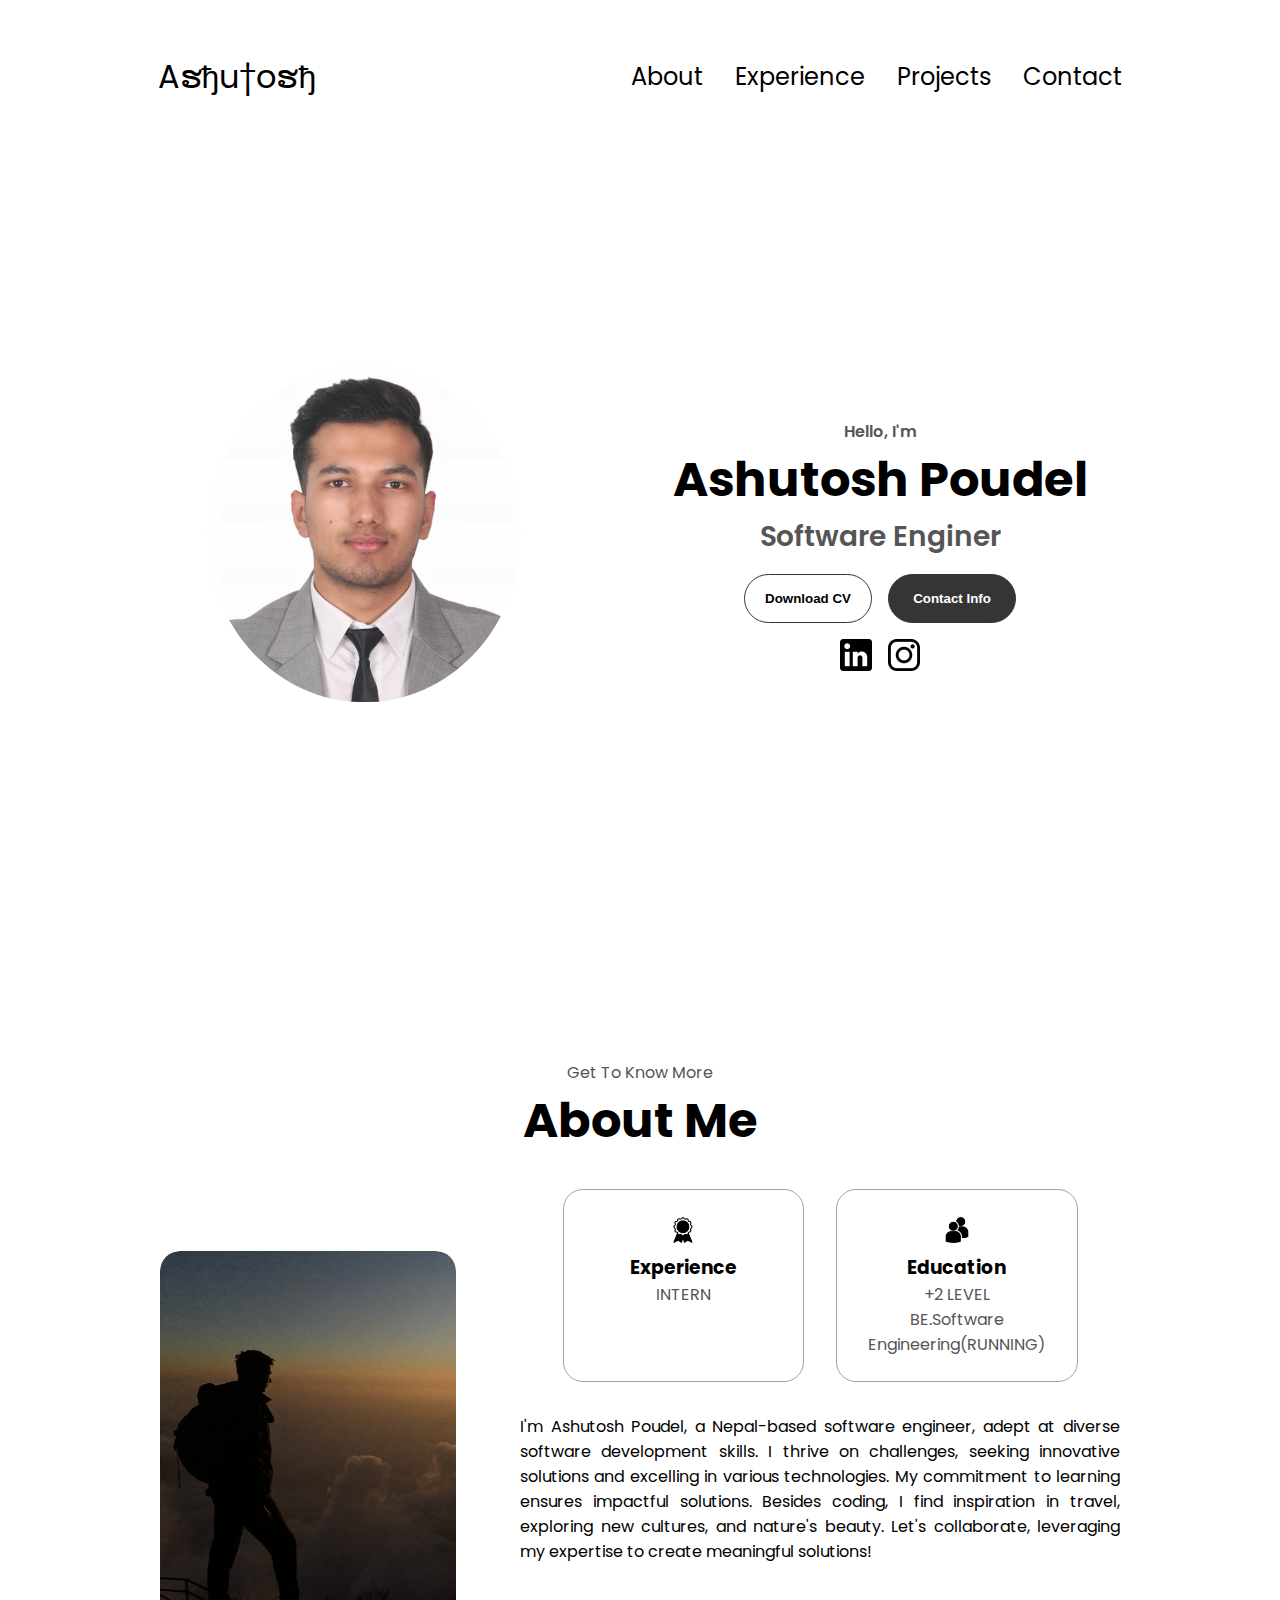
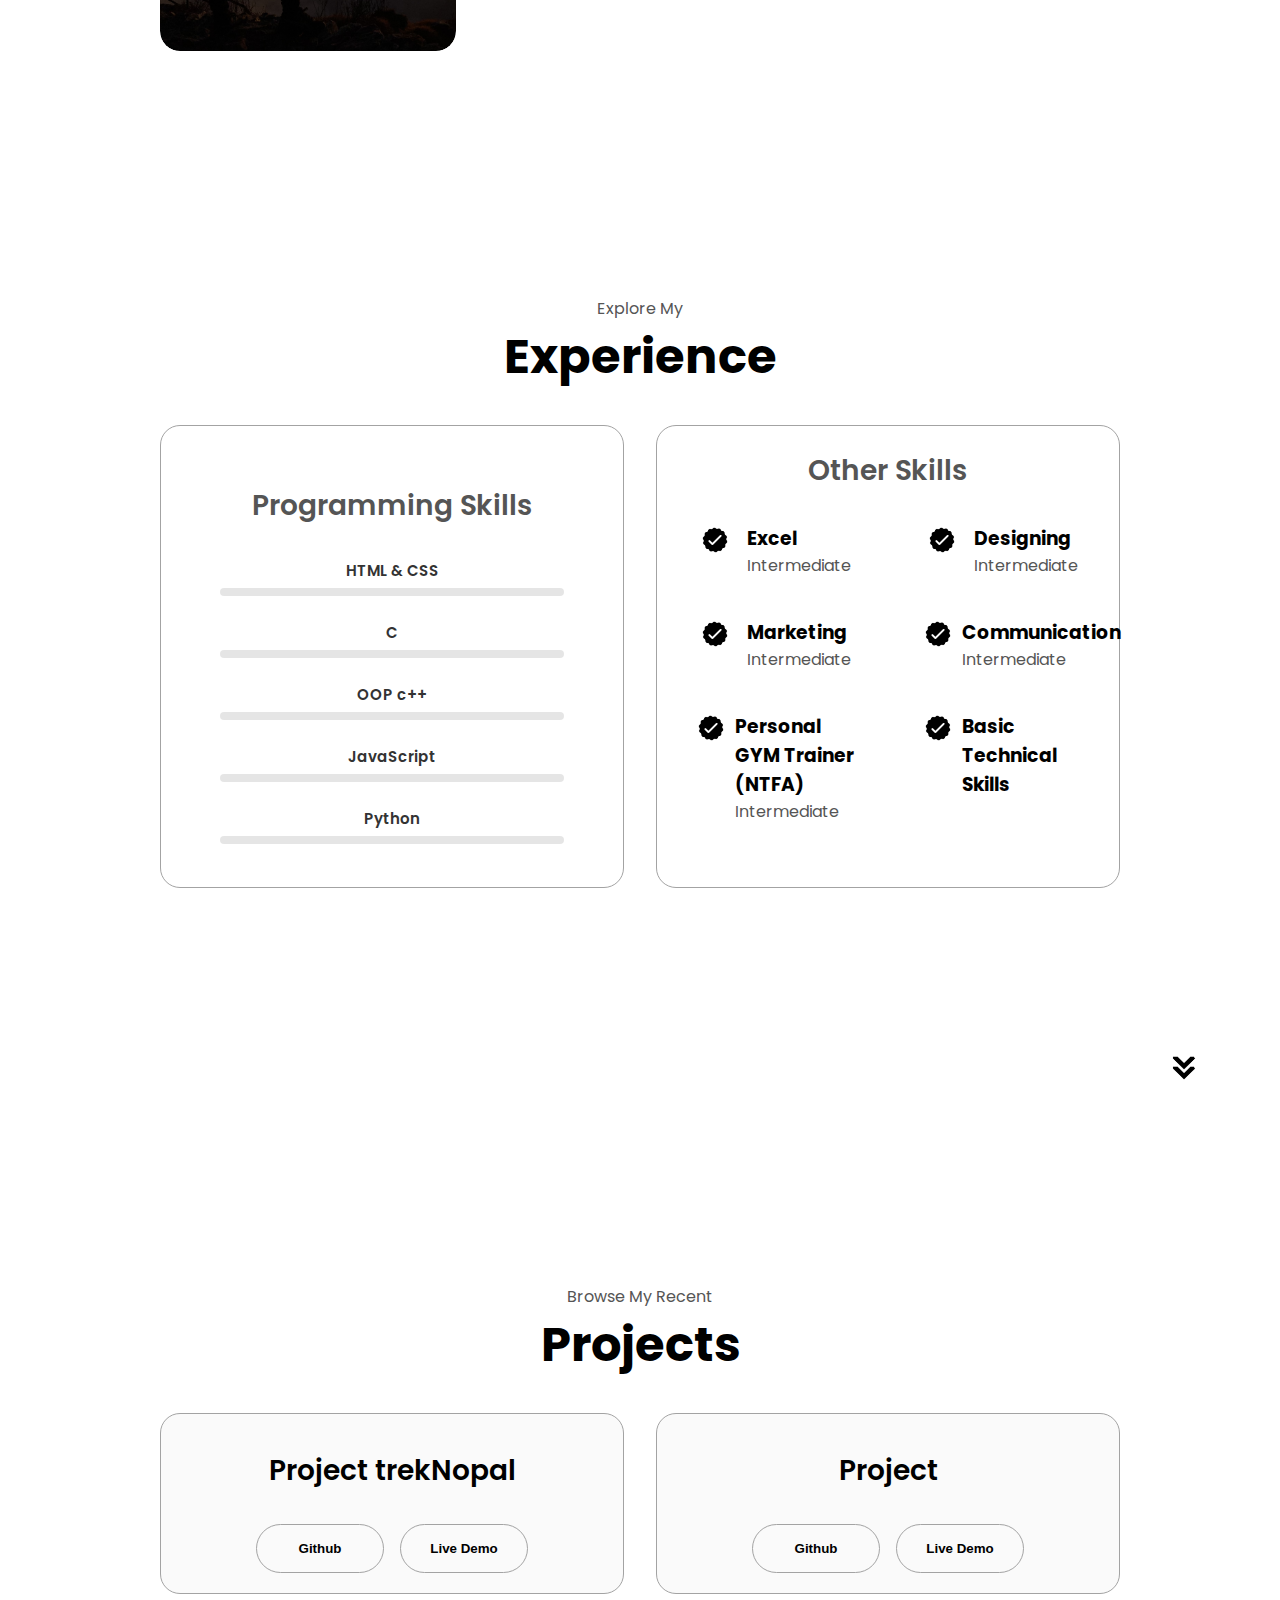
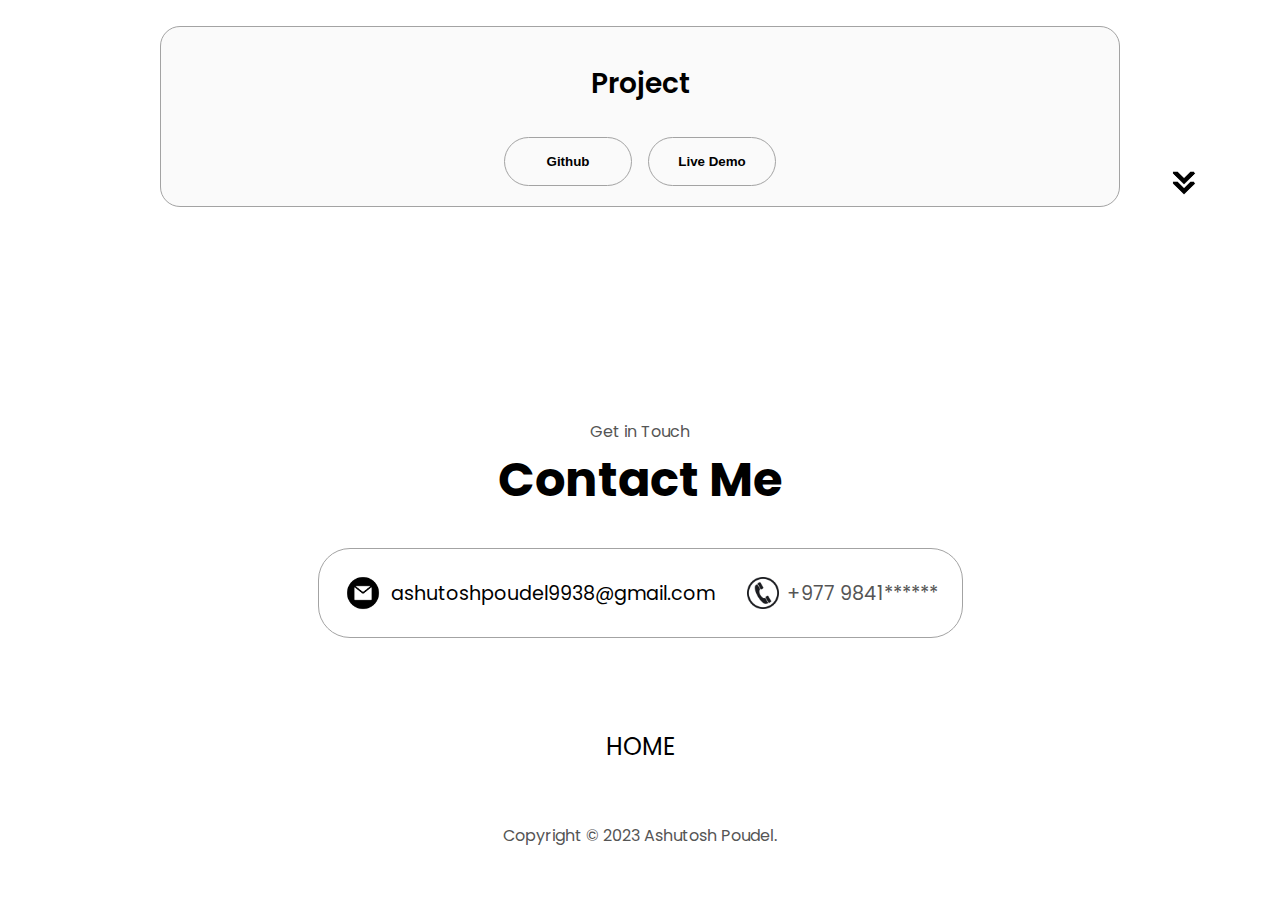
<file: index.html>
<!DOCTYPE html>
<html lang="en">
  <head>
    <meta charset="UTF-8" />
    <meta http-equiv="X-UA-Compatible" content="IE=edge" />
    <meta name="viewport" content="width=device-width, initial-scale=1.0" />
    <title>My Portfolio</title>
    <link rel="stylesheet" href="style.css" />
    <link rel="stylesheet" href="mediaqueqies.css" />
  </head>
  <body>
    <nav id="C">
      <div class="logo">Aຮђu†oຮђ</div>
      <div>
        <ul class="nav-links">
          <li><a href="#about">About</a></li>
          <li><a href="#experience">Experience</a></li>
          <li><a href="#projects">Projects</a></li>
          <li><a href="#contact">Contact</a></li>
        </ul>
      </div>
    </nav>
    <nav id="hamburger-nav">
      <div class="logo">Aຮђu†oຮђ</div>
      <div class="hamburger-menu">
        <div class="hamburger-icon" onclick="toggleMenu()">
          <span></span>
          <span></span>
          <span></span>
        </div>
        <div class="menu-links">
          <li><a href="#about" onclick="toggleMenu()">About</a></li>
          <li><a href="#experience" onclick="toggleMenu()">Experience</a></li>
          <li><a href="#projects" onclick="toggleMenu()">Projects</a></li>
          <li><a href="#contact" onclick="toggleMenu()">Contact</a></li>
        </div>
      </div>
    </nav>
    <section id="profile">
      <div class="section__pic-container">
        <img src="images\profile-pic.png" alt=" profile picture" />
      </div>
      <div class="section__text">
        <p class="section__text__p1">Hello, I'm </p>
        <h1 class="title">Ashutosh Poudel</h1>
        <p class="section__text__p2">Software Enginer</p>
        <div class="btn-container">
          <button
            class="btn btn-color-2"
            onclick="window.open('./images/AshutoshCV.pdf')"
          >
            Download CV
          </button>
          <button class="btn btn-color-1" onclick="location.href='./#contact'">
            Contact Info
          </button>
        </div>
        <div id="socials-container">
          <img
            src="images\linkedin-logo.png"
            alt="My LinkedIn profile"
            class="icon"
            onclick="location.href='https://www.linkedin.com/in/ashutosh-poudel-a61663281//'"
          />
          <img
            src="images\instagram-logo.png"
            alt="My Github profile"
            class="icon"
            onclick="location.href='https://www.instagram.com/ashutosh_poudel/?hl=en'"
          />
        </div>
      </div>
    </section>
    <section id="about">
      <p class="section__text__p1">Get To Know More</p>
      <h1 class="title">About Me</h1>
      <div class="section-container">
        <div class="section__pic-container">
          <img
            src="./images/about-pic.png"
            alt="Profile picture"
            class="about-pic"
          />
        </div>
        <div class="about-details-container">
          <div class="about-containers">
            <div class="details-container">
              <img
                src="images\experience.png"
                alt="Experience icon"
                class="icon"
              />
              <h3>Experience</h3>
              <p>INTERN</p>
            </div>
            <div class="details-container">
              <img
                src="images\education.png"
                alt="Education icon"
                class="icon"
              />
              <h3>Education</h3>
              <p> +2 LEVEL <br />BE.Software Engineering(RUNNING)</p>
            </div>
          </div>
          <div class="text-container">
            <p>
                
            </p>
            I'm Ashutosh Poudel, a Nepal-based software engineer, adept at diverse software development skills.
            I thrive on challenges, seeking innovative solutions and excelling in various technologies.
            My commitment to learning ensures impactful solutions. Besides coding, I find inspiration in travel, exploring new cultures,
            and nature's beauty. Let's collaborate, leveraging my expertise to create meaningful solutions!
          </div>
        </div>
      </div>
      <img
        src="./images/arrow.png"
        alt="Arrow icon"
        class="icon arrow"
        onclick="scrollToExprience()"
      />
    </section>
    <section id="experience">
      <p class="section__text__p1">Explore My</p>
      <h1 class="title">Experience</h1>
      <div class="experience-details-container">
        <div class="about-containers">
          <div class="details-container">
            <div class="container">
              <div class="skill-box">
                <h2 class="experience-sub-title">Programming Skills</h2>
                <span class="title">HTML & CSS</span>
                <div class="skill-bar">
                  <span class="skill-per html">
                    <span class="tooltip">85%</span>
                  </span>
                </div>
              </div>
              
              <div class="skill-box">
                <span class="title">C</span>
                
                <div class="skill-bar">
                  <span class="skill-per css">
                    <span class="tooltip">75%</span>
                  </span>
                </div>
              </div>
              
              <div class="skill-box">
                <span class="title">OOP c++</span>
                
                <div class="skill-bar">
                  <span class="skill-per js">
                    <span class="tooltip">65%</span>
                  </span>
                </div>
              </div>
              
              <div class="skill-box">
                <span class="title"> JavaScript</span>
                
                <div class="skill-bar">
                  <span class="skill-per node-js">
                    <span class="tooltip">80%</span>
                  </span>
                </div>
              </div>
              <div class="skill-box">
                <span class="title">Python</span>
                
                <div class="skill-bar">
                  <span class="skill-per python">
                    <span class="tooltip">20%</span>
                  </span>
                </div>
              </div>
             </div>
          </div>
          <div class="details-container">
            <h2 class="experience-sub-title">Other Skills</h2>
            <div class="article-container">
              <article>
                <img
                  src="./images/checkmark.png"
                  alt="Experience icon"
                  class="icon"
                />
                <div>
                  <h3>Excel</h3>
                  <p>Intermediate</p>
                </div>
              </article>
              <article>
                <img
                  src="./images/checkmark.png"
                  alt="Experience icon"
                  class="icon"
                />
                <div>
                  <h3>Designing</h3>
                  <p>Intermediate</p>
                </div>
              </article>
              <article>
                <img
                  src="./images/checkmark.png"
                  alt="Experience icon"
                  class="icon"
                />
                <div>
                  <h3>Marketing</h3>
                  <p>Intermediate</p>
                </div>
              </article>
              <article>
                <img
                  src="./images/checkmark.png"
                  alt="Experience icon"
                  class="icon"
                />
                <div>
                  <h3>Communication</h3>
                  <p>Intermediate</p>
                </div>
              </article>
              <article>
                <img
                  src="./images/checkmark.png"
                  alt="Experience icon"
                  class="icon"
                />
                <div>
                  <h3>Personal GYM Trainer (NTFA)</h3>
                  <p>Intermediate</p>
                </div>
              </article>
              <article>
                <img
                  src="./images/checkmark.png"
                  alt="Experience icon"
                  class="icon"
                />
                <div>
                  <h3>Basic Technical Skills</h3>
                </div>
              </article>     
            </div>
          </div>
        </div>
      </div>
      <img
        src="./images/arrow.png"
        alt="Arrow icon"
        class="icon arrow"
        onclick="location.href='./#projects'"
      />
    </section>
    <section id="projects">
      <p class="section__text__p1">Browse My Recent</p>
      <h1 class="title">Projects</h1>
      <div class="experience-details-container">
        <div class="about-containers">
          <div class="details-container color-container">
            <div class="article-container">
            </div>
            <h2 class="experience-sub-title project-title">Project trekNopal</h2>
            <div class="btn-container">
              <button
                class="btn btn-color-2 project-btn"
                onclick="location.href='https://github.com/Ashutosh9938'"
              >
                Github
              </button>
              <button
                class="btn btn-color-2 project-btn"
                onclick="location.href='https://github.com/Ashutosh9938'"
              >
                Live Demo
              </button>
            </div>
          </div>
          <div class="details-container color-container">
            <div class="article-container">
            </div>
            <h2 class="experience-sub-title project-title">Project</h2>
            <div class="btn-container">
              <button
                class="btn btn-color-2 project-btn"
                onclick="location.href='https://github.com/Ashutosh9938'"
              >
                Github
              </button>
              <button
                class="btn btn-color-2 project-btn"
                onclick="location.href='https://github.com/Ashutosh9938'"
              >
                Live Demo
              </button>
            </div>
          </div>
          <div class="details-container color-container">
            <div class="article-container">
            </div>
            <h2 class="experience-sub-title project-title">Project</h2>
            <div class="btn-container">
              <button
                class="btn btn-color-2 project-btn"
                onclick="location.href='https://github.com/Ashutosh9938'"
              >
                Github
              </button>
              <button
                class="btn btn-color-2 project-btn"
                onclick="location.href='https://github.com/Ashutosh9938'"
              >
                Live Demo
              </button>
            </div>
          </div>
        </div>
      </div>
      <img
        src="./images/arrow.png"
        alt="Arrow icon"
        class="icon arrow"
        onclick="location.href='./#contact'"
      />
    </section>
    <section id="contact">
      <p class="section__text__p1">Get in Touch</p>
      <h1 class="title">Contact Me</h1>
      <div class="contact-info-upper-container">
        <div class="contact-info-container">
          <img
            src="images/email.png"
            alt="Email icon"
            class="icon contact-icon email-icon"
          />
          <p><a href="https://accounts.google.com/v3/signin/identifier?continue=https%3A%2F%2Faccounts.google.com%2Fb%2F0%2FAddMailService&followup=https%3A%2F%2Faccounts.google.com%2Fb%2F0%2FAddMailService&ifkv=ASKXGp1vZeAbkW-lvN6rmt9S4UpCFfix8u_wSSos3JUABBmKI4hFRYh-GjYEK3V2zf7jHgk-2YiiJA&passive=1209600&flowName=GlifWebSignIn&flowEntry=ServiceLogin&dsh=S1292456566%3A1702806226384430&theme=glif">ashutoshpoudel9938@gmail.com</a></p>
        </div>
        <div class="contact-info-container">
          <img
            src="images\Free Clipart Images.jpeg"
            alt="LinkedIn icon"
            class="icon contact-icon"
          />
          <p>+977 9841******</a></p>
        </div>
      </div>
    </section>
    <footer>
      <nav>
        <div class="nav-links-container">
          <ul class="nav-links">
            <li><a href="#C">HOME</a></li>
          </ul>
        </div>
      </nav>
      <p>Copyright &#169; 2023 Ashutosh Poudel.</p>
    </footer>
    <script src="script.js"></script>
  </body>
</html>
</file>
<file: style.css>
/* GENERAL */

@import url("https://fonts.googleapis.com/css2?family=Poppins:wght@300;400;500;600&display=swap");

* {
  margin: 0;
  padding: 0;
}

body {
  font-family: "Poppins", sans-serif;
}

html {
  scroll-behavior: smooth;
}

p {
  color: rgb(85, 85, 85);
}

/* TRANSITION */

a,
.btn {
  transition: all 300ms ease;
}

/* DESKTOP NAV */

nav,
.nav-links {
  display: flex;
}

nav {
  justify-content: space-around;
  align-items: center;
  height: 17vh;
}

.nav-links {
  gap: 2rem;
  list-style: none;
  font-size: 1.5rem;
}

a {
  color: rgb(0, 0, 0);
  text-decoration: none;
  text-decoration-color: white;
}

a:hover {
  color: grey;
  text-decoration: underline;
  text-underline-offset: 1rem;
  text-decoration-color: rgb(181, 181, 181);
}

.logo {
  font-size: 2rem;
}

.logo:hover {
  cursor: default;
}

/* HAMBURGER MENU */

#hamburger-nav {
  display: none;
}

.hamburger-menu {
  position: relative;
  display: inline-block;
}

.hamburger-icon {
  display: flex;
  flex-direction: column;
  justify-content: space-between;
  height: 24px;
  width: 30px;
  cursor: pointer;
}

.hamburger-icon span {
  width: 100%;
  height: 2px;
  background-color: black;
  transition: all 0.3 ease-in-out;
}

.menu-links {
  position: absolute;
  top: 100%;
  right: 0;
  background-color: white;
  width: fit-content;
  max-height: 0;
  overflow: hidden;
  transition: all 0.3 ease-in-out;
}

.menu-links a {
  display: block;
  padding: 10px;
  text-align: center;
  font-size: 1.5rem;
  color: black;
  text-decoration: none;
  transition: all 0.3 ease-in-out;
}

.menu-links li {
  list-style: none;
}

.menu-links.open {
  max-height: 300px;
}

.hamburger-icon.open span:first-child {
  transform: rotate(45deg) translate(10px, 5px);
}

.hamburger-icon.open span:nth-child(2) {
  opacity: 0;
}

.hamburger-icon.open span:last-child {
  transform: rotate(-45deg) translate(10px, -5px);
}

.hamburger-icon span:first-child {
  transform: none;
}

.hamburger-icon span:first-child {
  opacity: 1;
}

.hamburger-icon span:first-child {
  transform: none;
}

/* SECTIONS */

section {
  padding-top: 4vh;
  height: 96vh;
  margin: 0 10rem;
  box-sizing: border-box;
  min-height: fit-content;
}

.section-container {
  display: flex;
}

/* PROFILE SECTION */

#profile {
  display: flex;
  justify-content: center;
  gap: 5rem;
  height: 80vh;
}
.section__pic-container {
  display: flex;
  height: 400px;
  width: 400px;
  margin: auto 0;
}
.section__text {
  align-self: center;
  text-align: center;
}

.section__text p {
  font-weight: 600;
}

.section__text__p1 {
  text-align: center;
}

.section__text__p2 {
  font-size: 1.75rem;
  margin-bottom: 1rem;
}

.title {
  font-size: 3rem;
  text-align: center;
}

#socials-container {
  display: flex;
  justify-content: center;
  margin-top: 1rem;
  gap: 1rem;
}

/* ICONS */

.icon {
  cursor: pointer;
  height: 2rem;
}

/* BUTTONS */

.btn-container {
  display: flex;
  justify-content: center;
  gap: 1rem;
}

.btn {
  font-weight: 600;
  transition: all 300ms ease;
  padding: 1rem;
  width: 8rem;
  border-radius: 2rem;
}

.btn-color-1,
.btn-color-2 {
  border: rgb(53, 53, 53) 0.1rem solid;
}

.btn-color-1:hover,
.btn-color-2:hover {
  cursor: pointer;
}

.btn-color-1,
.btn-color-2:hover {
  background: rgb(53, 53, 53);
  color: white;
}

.btn-color-1:hover {
  background: rgb(0, 0, 0);
}

.btn-color-2 {
  background: none;
}

.btn-color-2:hover {
  border: rgb(255, 255, 255) 0.1rem solid;
}

.btn-container {
  gap: 1rem;
}

/* ABOUT SECTION */

#about {
  position: relative;
  padding: 4rem 0;
  overflow: hidden; /* Prevent content overflow */
}

.about-containers {
  display: flex;
  justify-content: center;
  gap: 2rem;
  margin-bottom: 2rem;
}

.about-details-container {
  max-width: 600px;
  display: flex;
  flex-direction: column;
  align-items: center;
}
.about-containers {
  gap: 2rem;
  margin-bottom: 2rem;
  margin-top: 2rem;
  display: flex;
  justify-content: center; /* Center content horizontally */
}

.about-details-container {
  max-width: 600px; /* Adjust maximum width as needed */
  display: flex;
  flex-direction: column;
  align-items: center; /* Center content horizontally */
}

.about-pic {
  width: 100%;
  height: auto;
  display: block;
  object-fit: cover;
  border-radius: 20px; /* Apply border radius */
}


.arrow {
  position: absolute;
  right: -5rem;
  bottom: 2.5rem;
}

.details-container {
  padding: 1.5rem;
  flex: 1;
  background: white;
  border-radius: 20px; /* Apply border radius to the details container */
  border: 0.1rem solid rgb(163, 163, 163);
  text-align: center;
}

.section-container {
  gap: 4rem;
  height: 80%;
}

.section__pic-container {
  height: 400px;
  width: 400px;
  margin: auto 0;
  overflow: hidden; /* Hide overflow to prevent overlap */
  border-radius: 20px; /* Apply a border radius to create rounded corners */
}
.text-container {
  text-align: justify;
}

/* EXPERIENCE SECTION */



#experience {
  position: relative;
  margin-bottom: 6rem;
}

.experience-sub-title {
  color: rgb(85, 85, 85);
  font-weight: 600;
  font-size: 1.75rem;
  margin-bottom: 2rem;
}

.experience-details-container {
  display: flex;
  justify-content: center;
  flex-direction: column;
}

.article-container {
  display: flex;
  text-align: initial;
  flex-wrap: wrap;
  flex-direction: row;
  gap: 2.5rem;
  justify-content: space-around;
}

article {
  display: flex;
  width: 10rem;
  justify-content: space-around;
  gap: 0.5rem;
}

article .icon {
  cursor: default;
}

.container {
  background: #fff;
  position: relative;
  max-width: 400px;
  margin: 0 15px;
  padding: 10px 20px;
  border-radius: 8px;
  align-items: center;
  margin-bottom: -1rem; /* Add bottom margin to separate containers */
}
 
 .container .skill-box{
  width: 100%;
  margin: 25px 0;
 }
 
 .skill-box .title{
  display: block;
  font-size: 15px;
  font-weight: 600;
  color: #333;
 }
 
 .skill-box .skill-bar{
  height: 8px;
  width: 100%;
  border-radius: 6px;
  margin-top: 6px;
  background: rgba(0, 0, 0, 0.1);
 }
 
 .skill-bar .skill-per{
  position: relative;
  display: block;
  height: 100%;
  width: 85%;
  border-radius: 6px;
  background: #000;
  animation: progress 1.4s ease-in-out forwards;
  opacity: 0;
 }
 .skill-per.css{
  width: 75%;
  animation-delay: .15s;
 }
 .skill-per.js{
  width: 65%;
  animation-delay: .30s;
 }
 .skill-per.node-js{
  width: 80%;
  animation-delay: .45s;
 }
 .skill-per.python{
  width: 20%;
  animation-delay: .45s;
 }
 @keyframes progress{
  0%{
   width: 0;
   opacity: 1;
  }
  100%{
   opacity: 1;
  }
 }
 
 .skill-per .tooltip{
  position: absolute;
  right: -14px;
  top: -28px;
  font-size: 9px;
  font-weight: 600;
  color: #fff;
  padding: 2px 6px;
  border-radius: 3px;
  background: #000;
  z-index: 1;
 }
 .tooltip::before{
  content: "";
  position: absolute;
  left: 50%;
  bottom: -2px;
  height: 10px;
  width: 10px;
  z-index: -1;
  background: #000;
  transform: translateX(-50%) rotate(45deg);
 }

/* PROJECTS SECTION */

#projects {
  margin-top: -6rem; /* Decrease top margin to avoid overlapping */
  padding-top: 10rem; /* Increase top padding to create space */
  position: relative;
  margin-bottom: 9rem; ; /* Ensure proper positioning */
}

.color-container {
  border-color: rgb(163, 163, 163);
  background: rgb(250, 250, 250);
  padding: 20px;
}

.project-img {
  border-radius: 5rem;
  width: 100%; /* Adjust width to fit container */
  height: auto; /* Maintain aspect ratio */
  display: block; /* Ensure it doesn't overflow or cause overlap */
  max-width: 100%; /* Ensure image doesn't exceed container width */
}

.project-title {
  margin: 1rem;
  color: black;
}

.project-btn {
  margin-top: 1rem; /* Adjust margin to separate from the project title */
  color: black;
  border-color: rgb(163, 163, 163);
}

/* CONTACT */

#contact {
  display: flex;
  justify-content: center;
  flex-direction: column;
  height: 70vh;
  margin-top: 6rem;
}

.contact-info-upper-container {
  display: flex;
  justify-content: center;
  border-radius: 2rem;
  border: rgb(53, 53, 53) 0.1rem solid;
  border-color: rgb(163, 163, 163);
  background: (250, 250, 250);
  margin: 2rem auto;
  padding: 0.5rem;
}

.contact-info-container {
  display: flex;
  align-items: center;
  justify-content: center;
  gap: 0.5rem;
  margin: 1rem;
}

.contact-info-container p {
  font-size: larger;
}

.contact-icon {
  cursor: default;
}

.email-icon {
  height: 2.5rem;
}

/* FOOTER SECTION */

footer {
  height: 26vh;
  margin: 0 1rem;
}

footer p {
  text-align: center;
}
</file>
<file: mediaqueqies.css>
@media screen and (max-width: 1400px) {
    #profile {
      height: 83vh;
      margin-bottom: 6rem;
    }
    .about-containers {
      flex-wrap: wrap;
    }
    #contact,
    #projects {
      height: fit-content;
    }
}
    
  
  
  @media screen and (max-width: 1200px) {
    nav {
      display: none;
    }
    #desktop-nav {
      display: none;
    }
    #hamburger-nav {
      display: flex;
    }
    #experience,
    .experience-details-container {
      margin-top: 2rem;
    }
    #profile,
    .section-container {
      display: block;
    }
    .arrow {
      display: none;
    }
    section,
    .section-container {
      height: fit-content;
    }
    section {
      margin: 0 5%;
    }
    .section__pic-container {
      width: 275px;
      height: 275px;
      margin: 0 auto 2rem;
    }
    .about-containers {
      margin-top: 0;
    } 
  }
  
  @media screen and (max-width: 600px) {
    #contact,
    footer {
      height: 40vh;
    }
    #profile {
      height: 83vh;
      margin-bottom: 0;
    }
    article {
      font-size: 1rem;
    }
    footer nav {
      height: fit-content;
      margin-bottom: 2rem;
    }
    .about-containers,
    .contact-info-upper-container,
    .btn-container {
      flex-wrap: wrap;
    }
    .contact-info-container {
      margin: 0;
    }
    .contact-info-container p,
    .nav-links li a {
      font-size: 1rem;
    }
    .experience-sub-title {
      font-size: 1.25rem;
    }
    .logo {
      font-size: 1.5rem;
    }
    .nav-links {
      flex-direction: column;
      gap: 0.5rem;
      text-align: center;
    }
    .section__pic-container {
      width: auto;
      height: 46vw;
      justify-content: center;
    }
    .section__text__p2 {
      font-size: 1.25rem;
    }
    .title {
      font-size: 2rem;
    }
    .text-container {
      text-align: justify;
    }
    .skills-container {
      display: flex;
      flex-direction: column;
      gap: 1rem;
    }
    
    .skill-box {
      width: 100%;
    }
    
    .skill-bar {
      width: 100%;
    }
    
    .skill-per {
      width: 100%;
    }

 
  }
</file>
